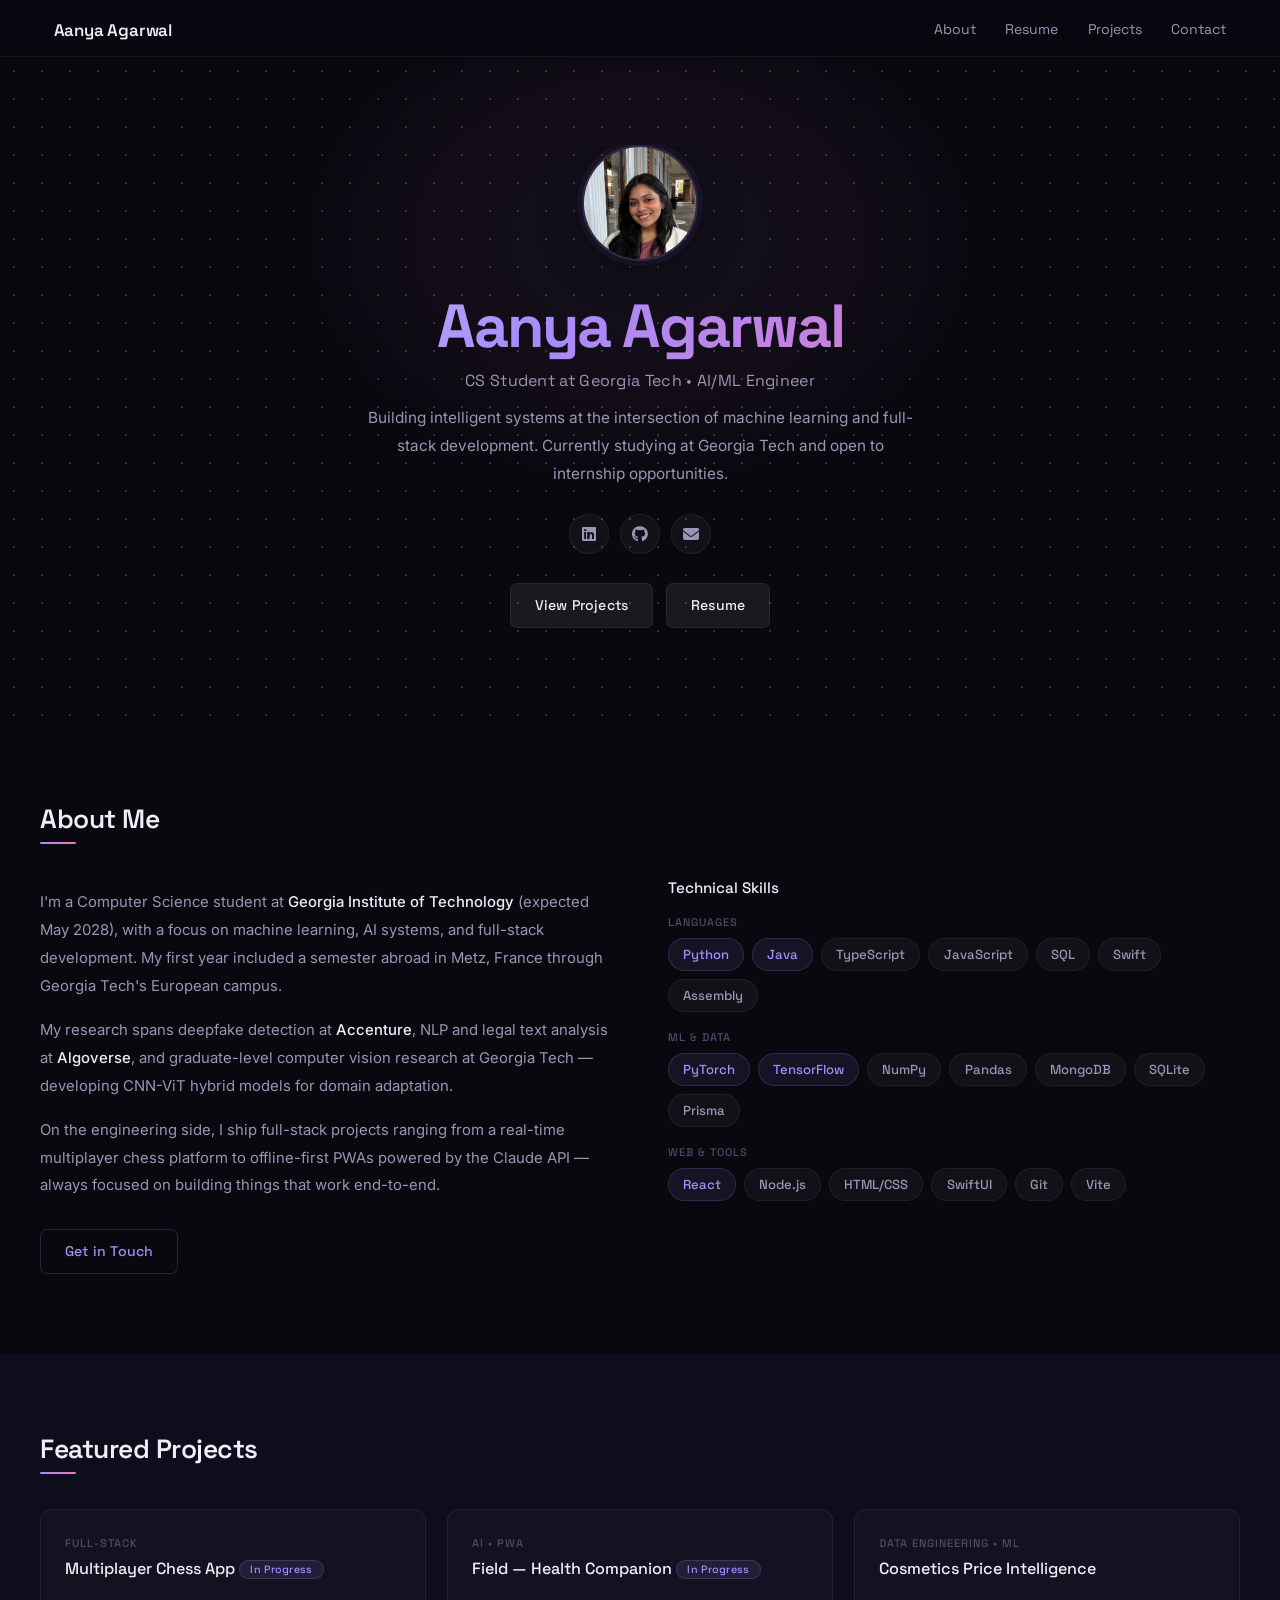
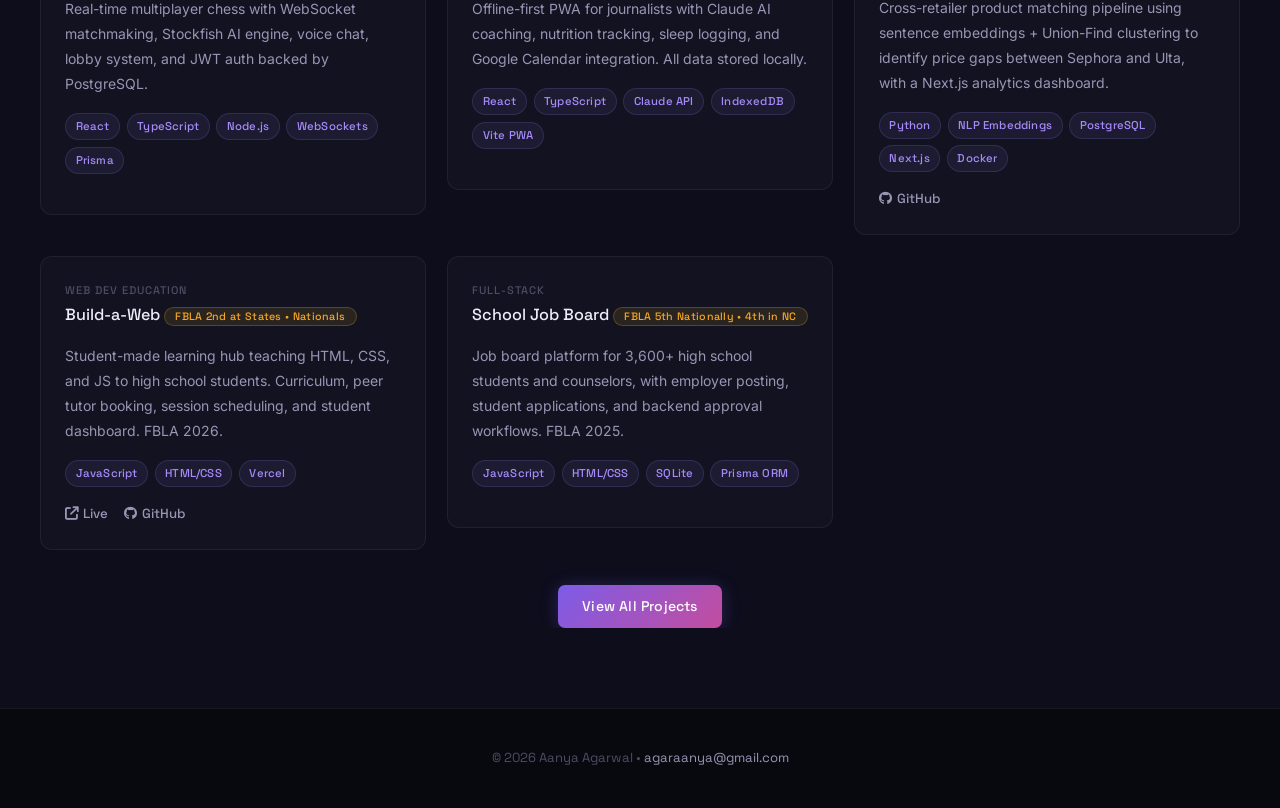
<file: index.html>
<!DOCTYPE html>
<html lang="en">
<head>
    <meta charset="UTF-8">
    <meta name="viewport" content="width=device-width, initial-scale=1.0">
    <link rel="stylesheet" href="css/style.css">
    <link rel="stylesheet" href="css/utilities.css">
    <link rel="stylesheet" href="https://cdnjs.cloudflare.com/ajax/libs/font-awesome/6.5.1/css/all.min.css">
    <title>Aanya Agarwal | Portfolio</title>
</head>
<body>

    <nav class="navbar">
        <div class="container flex">
            <h1 class="logo"><a href="index.html">Aanya Agarwal</a></h1>
            <ul>
                <li><a href="index.html">About</a></li>
                <li><a href="resume.html">Resume</a></li>
                <li><a href="projects.html">Projects</a></li>
                <li><a href="contact.html">Contact</a></li>
            </ul>
        </div>
    </nav>

    <section class="showcase">
        <div class="container">
            <img src="images/profile.jpg" alt="Aanya Agarwal" class="avatar-photo">
            <h1>Aanya Agarwal</h1>
            <h2>CS Student at Georgia Tech &bull; AI/ML Engineer</h2>
            <p>Building intelligent systems at the intersection of machine learning and full-stack development. Currently studying at Georgia Tech and open to internship opportunities.</p>
            <div class="socials">
                <a href="https://linkedin.com/in/agarwal-aanya" target="_blank" aria-label="LinkedIn">
                    <i class="fa-brands fa-linkedin"></i>
                </a>
                <a href="https://github.com/aanya-coding-projects" target="_blank" aria-label="GitHub">
                    <i class="fa-brands fa-github"></i>
                </a>
                <a href="mailto:agaraanya@gmail.com" aria-label="Email">
                    <i class="fa-solid fa-envelope"></i>
                </a>
            </div>
            <div style="margin-top: 1.8rem; display: flex; gap: 0.8rem; justify-content: center; flex-wrap: wrap;">
                <a href="projects.html" class="btn btn-light">View Projects</a>
                <a href="resume.html" class="btn btn-light">Resume</a>
            </div>
        </div>
    </section>

    <section class="section">
        <div class="container">
            <h2 class="section-title">About Me</h2>
            <div class="section-divider"></div>
            <div class="grid-2">
                <div class="about-text">
                    <p>I'm a Computer Science student at <strong>Georgia Institute of Technology</strong> (expected May 2028), with a focus on machine learning, AI systems, and full-stack development. My first year included a semester abroad in Metz, France through Georgia Tech's European campus.</p>
                    <p>My research spans deepfake detection at <strong>Accenture</strong>, NLP and legal text analysis at <strong>Algoverse</strong>, and graduate-level computer vision research at Georgia Tech — developing CNN-ViT hybrid models for domain adaptation.</p>
                    <p>On the engineering side, I ship full-stack projects ranging from a real-time multiplayer chess platform to offline-first PWAs powered by the Claude API — always focused on building things that work end-to-end.</p>
                    <a href="contact.html" class="btn btn-outline" style="margin-top: 0.8rem;">Get in Touch</a>
                </div>
                <div>
                    <h3 class="skills-heading">Technical Skills</h3>
                    <p class="category-label" style="margin-bottom: 0.4rem;">Languages</p>
                    <div class="skill-tags" style="margin-bottom: 1rem;">
                        <span class="skill-tag">Python</span>
                        <span class="skill-tag">Java</span>
                        <span class="skill-tag secondary">TypeScript</span>
                        <span class="skill-tag secondary">JavaScript</span>
                        <span class="skill-tag secondary">SQL</span>
                        <span class="skill-tag secondary">Swift</span>
                        <span class="skill-tag secondary">Assembly</span>
                    </div>
                    <p class="category-label" style="margin-bottom: 0.4rem;">ML &amp; Data</p>
                    <div class="skill-tags" style="margin-bottom: 1rem;">
                        <span class="skill-tag">PyTorch</span>
                        <span class="skill-tag">TensorFlow</span>
                        <span class="skill-tag secondary">NumPy</span>
                        <span class="skill-tag secondary">Pandas</span>
                        <span class="skill-tag secondary">MongoDB</span>
                        <span class="skill-tag secondary">SQLite</span>
                        <span class="skill-tag secondary">Prisma</span>
                    </div>
                    <p class="category-label" style="margin-bottom: 0.4rem;">Web &amp; Tools</p>
                    <div class="skill-tags">
                        <span class="skill-tag">React</span>
                        <span class="skill-tag secondary">Node.js</span>
                        <span class="skill-tag secondary">HTML/CSS</span>
                        <span class="skill-tag secondary">SwiftUI</span>
                        <span class="skill-tag secondary">Git</span>
                        <span class="skill-tag secondary">Vite</span>
                    </div>
                </div>
            </div>
        </div>
    </section>

    <section class="section section-alt">
        <div class="container">
            <h2 class="section-title">Featured Projects</h2>
            <div class="section-divider"></div>
            <div class="grid">
                <div class="project-card">
                    <div class="category-label">Full-Stack</div>
                    <h3>Multiplayer Chess App <span class="badge in-progress">In Progress</span></h3>
                    <p>Real-time multiplayer chess with WebSocket matchmaking, Stockfish AI engine, voice chat, lobby system, and JWT auth backed by PostgreSQL.</p>
                    <div class="tech-tags">
                        <span class="tech-tag">React</span>
                        <span class="tech-tag">TypeScript</span>
                        <span class="tech-tag">Node.js</span>
                        <span class="tech-tag">WebSockets</span>
                        <span class="tech-tag">Prisma</span>
                    </div>
                </div>
                <div class="project-card">
                    <div class="category-label">AI &bull; PWA</div>
                    <h3>Field — Health Companion <span class="badge in-progress">In Progress</span></h3>
                    <p>Offline-first PWA for journalists with Claude AI coaching, nutrition tracking, sleep logging, and Google Calendar integration. All data stored locally.</p>
                    <div class="tech-tags">
                        <span class="tech-tag">React</span>
                        <span class="tech-tag">TypeScript</span>
                        <span class="tech-tag">Claude API</span>
                        <span class="tech-tag">IndexedDB</span>
                        <span class="tech-tag">Vite PWA</span>
                    </div>
                </div>
                <div class="project-card">
                    <div class="category-label">Data Engineering &bull; ML</div>
                    <h3>Cosmetics Price Intelligence</h3>
                    <p>Cross-retailer product matching pipeline using sentence embeddings + Union-Find clustering to identify price gaps between Sephora and Ulta, with a Next.js analytics dashboard.</p>
                    <div class="tech-tags">
                        <span class="tech-tag">Python</span>
                        <span class="tech-tag">NLP Embeddings</span>
                        <span class="tech-tag">PostgreSQL</span>
                        <span class="tech-tag">Next.js</span>
                        <span class="tech-tag">Docker</span>
                    </div>
                    <div class="project-links">
                        <a href="https://github.com/aanya-coding-projects/cosmetics-engine" target="_blank">
                            <i class="fa-brands fa-github"></i> GitHub
                        </a>
                    </div>
                </div>
                <div class="project-card">
                    <div class="category-label">Web Dev Education</div>
                    <h3>Build-a-Web <span class="badge achievement">FBLA 2nd at States &bull; Nationals</span></h3>
                    <p>Student-made learning hub teaching HTML, CSS, and JS to high school students. Curriculum, peer tutor booking, session scheduling, and student dashboard. FBLA 2026.</p>
                    <div class="tech-tags">
                        <span class="tech-tag">JavaScript</span>
                        <span class="tech-tag">HTML/CSS</span>
                        <span class="tech-tag">Vercel</span>
                    </div>
                    <div class="project-links">
                        <a href="https://build-a-web.vercel.app/index.html" target="_blank">
                            <i class="fa-solid fa-arrow-up-right-from-square"></i> Live
                        </a>
                        <a href="https://github.com/aanya-coding-projects/build-a-web" target="_blank">
                            <i class="fa-brands fa-github"></i> GitHub
                        </a>
                    </div>
                </div>
                <div class="project-card">
                    <div class="category-label">Full-Stack</div>
                    <h3>School Job Board <span class="badge achievement">FBLA 5th Nationally &bull; 4th in NC</span></h3>
                    <p>Job board platform for 3,600+ high school students and counselors, with employer posting, student applications, and backend approval workflows. FBLA 2025.</p>
                    <div class="tech-tags">
                        <span class="tech-tag">JavaScript</span>
                        <span class="tech-tag">HTML/CSS</span>
                        <span class="tech-tag">SQLite</span>
                        <span class="tech-tag">Prisma ORM</span>
                    </div>
                </div>
            </div>
            <div style="text-align: center; margin-top: 2.2rem;">
                <a href="projects.html" class="btn btn-primary">View All Projects</a>
            </div>
        </div>
    </section>

    <footer>
        <p>&copy; 2026 Aanya Agarwal &bull; <a href="mailto:agaraanya@gmail.com">agaraanya@gmail.com</a></p>
    </footer>

    <script>
        const _t = document.querySelectorAll('.project-card, .timeline-item, .section-title, .section-divider, .skill-tags');
        const _io = new IntersectionObserver(entries => {
            entries.forEach(e => { if (e.isIntersecting) { e.target.classList.add('visible'); _io.unobserve(e.target); } });
        }, { threshold: 0.08 });
        _t.forEach(el => { el.classList.add('reveal'); _io.observe(el); });
    </script>

</body>
</html>
</file>
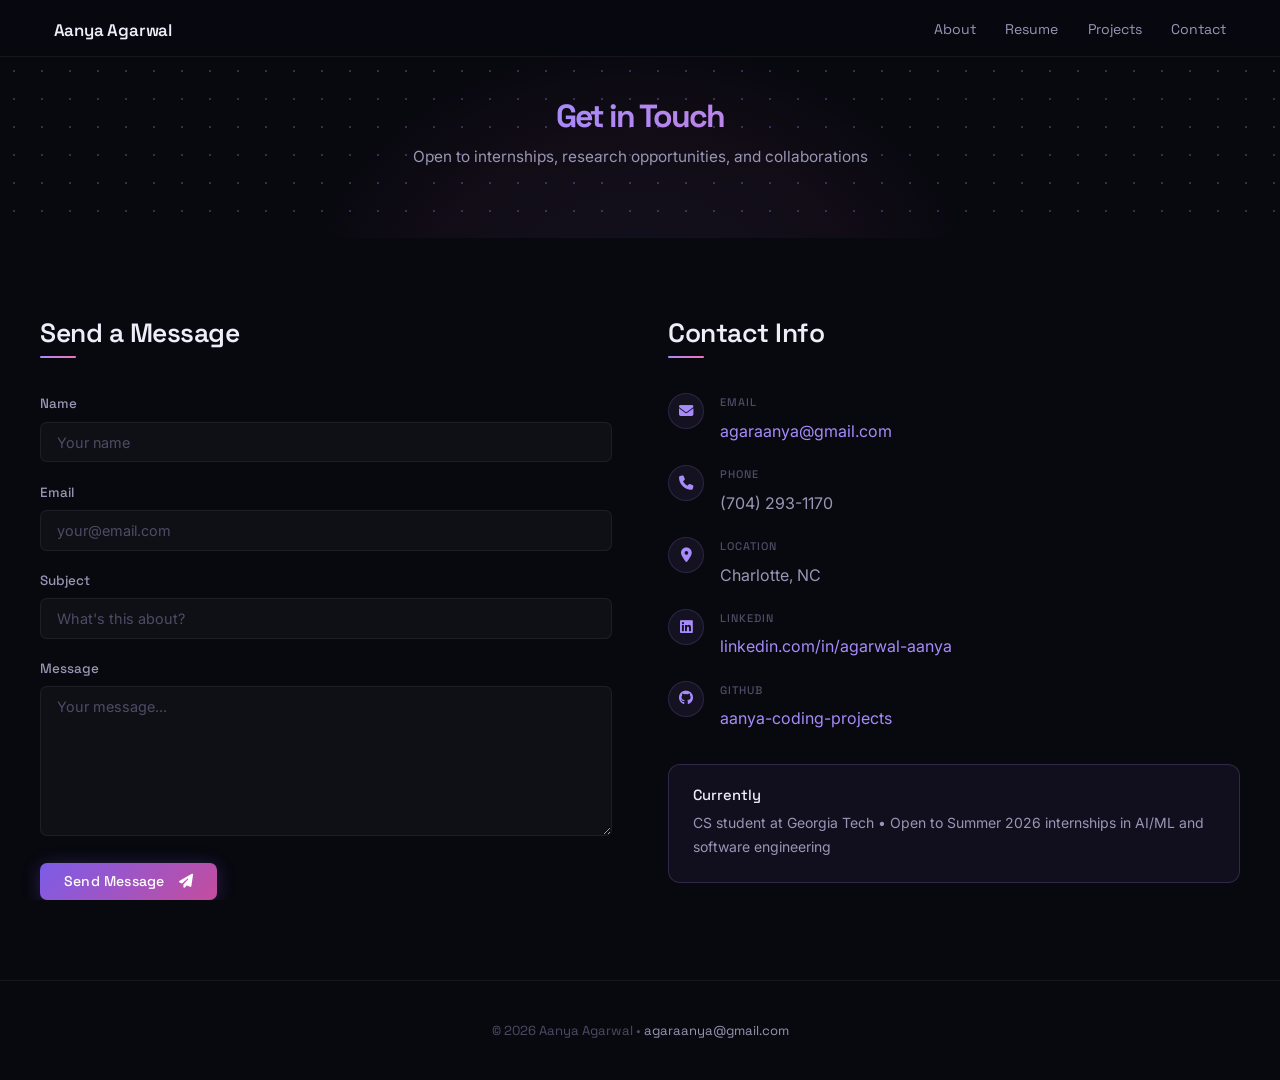
<file: contact.html>
<!DOCTYPE html>
<html lang="en">
<head>
    <meta charset="UTF-8">
    <meta name="viewport" content="width=device-width, initial-scale=1.0">
    <link rel="stylesheet" href="css/style.css">
    <link rel="stylesheet" href="css/utilities.css">
    <link rel="stylesheet" href="https://cdnjs.cloudflare.com/ajax/libs/font-awesome/6.5.1/css/all.min.css">
    <title>Contact | Aanya Agarwal</title>
</head>
<body>

    <nav class="navbar">
        <div class="container flex">
            <h1 class="logo"><a href="index.html">Aanya Agarwal</a></h1>
            <ul>
                <li><a href="index.html">About</a></li>
                <li><a href="resume.html">Resume</a></li>
                <li><a href="projects.html">Projects</a></li>
                <li><a href="contact.html">Contact</a></li>
            </ul>
        </div>
    </nav>

    <section class="showcase" style="padding: 2.5rem 0;">
        <div class="container">
            <h1 style="font-size: 2rem;">Get in Touch</h1>
            <p>Open to internships, research opportunities, and collaborations</p>
        </div>
    </section>

    <section class="section">
        <div class="container">
            <div class="grid-2">

                <div>
                    <h2 class="section-title">Send a Message</h2>
                    <div class="section-divider"></div>
                    <form action="mailto:agaraanya@gmail.com" method="post" enctype="text/plain">
                        <div class="form-group">
                            <label for="name">Name</label>
                            <input type="text" id="name" name="name" placeholder="Your name" required>
                        </div>
                        <div class="form-group">
                            <label for="email">Email</label>
                            <input type="email" id="email" name="email" placeholder="your@email.com" required>
                        </div>
                        <div class="form-group">
                            <label for="subject">Subject</label>
                            <input type="text" id="subject" name="subject" placeholder="What's this about?">
                        </div>
                        <div class="form-group">
                            <label for="message">Message</label>
                            <textarea id="message" name="message" placeholder="Your message..." required></textarea>
                        </div>
                        <button type="submit" class="btn btn-primary">
                            Send Message &nbsp;<i class="fa-solid fa-paper-plane"></i>
                        </button>
                    </form>
                </div>

                <div>
                    <h2 class="section-title">Contact Info</h2>
                    <div class="section-divider"></div>

                    <div class="contact-info-item">
                        <div class="contact-icon"><i class="fa-solid fa-envelope"></i></div>
                        <div>
                            <div class="category-label">Email</div>
                            <a href="mailto:agaraanya@gmail.com">agaraanya@gmail.com</a>
                        </div>
                    </div>

                    <div class="contact-info-item">
                        <div class="contact-icon"><i class="fa-solid fa-phone"></i></div>
                        <div>
                            <div class="category-label">Phone</div>
                            <span>(704) 293-1170</span>
                        </div>
                    </div>

                    <div class="contact-info-item">
                        <div class="contact-icon"><i class="fa-solid fa-location-dot"></i></div>
                        <div>
                            <div class="category-label">Location</div>
                            <span>Charlotte, NC</span>
                        </div>
                    </div>

                    <div class="contact-info-item">
                        <div class="contact-icon"><i class="fa-brands fa-linkedin"></i></div>
                        <div>
                            <div class="category-label">LinkedIn</div>
                            <a href="https://linkedin.com/in/agarwal-aanya" target="_blank">linkedin.com/in/agarwal-aanya</a>
                        </div>
                    </div>

                    <div class="contact-info-item">
                        <div class="contact-icon"><i class="fa-brands fa-github"></i></div>
                        <div>
                            <div class="category-label">GitHub</div>
                            <a href="https://github.com/aanya-coding-projects" target="_blank">aanya-coding-projects</a>
                        </div>
                    </div>

                    <div class="currently-box">
                        <h3>Currently</h3>
                        <p>CS student at Georgia Tech &bull; Open to Summer 2026 internships in AI/ML and software engineering</p>
                    </div>
                </div>

            </div>
        </div>
    </section>

    <footer>
        <p>&copy; 2026 Aanya Agarwal &bull; <a href="mailto:agaraanya@gmail.com">agaraanya@gmail.com</a></p>
    </footer>

    <script>
        const _t = document.querySelectorAll('.contact-info-item, .section-title, .section-divider, .form-group');
        const _io = new IntersectionObserver(entries => {
            entries.forEach(e => { if (e.isIntersecting) { e.target.classList.add('visible'); _io.unobserve(e.target); } });
        }, { threshold: 0.08 });
        _t.forEach(el => { el.classList.add('reveal'); _io.observe(el); });
    </script>

</body>
</html>
</file>
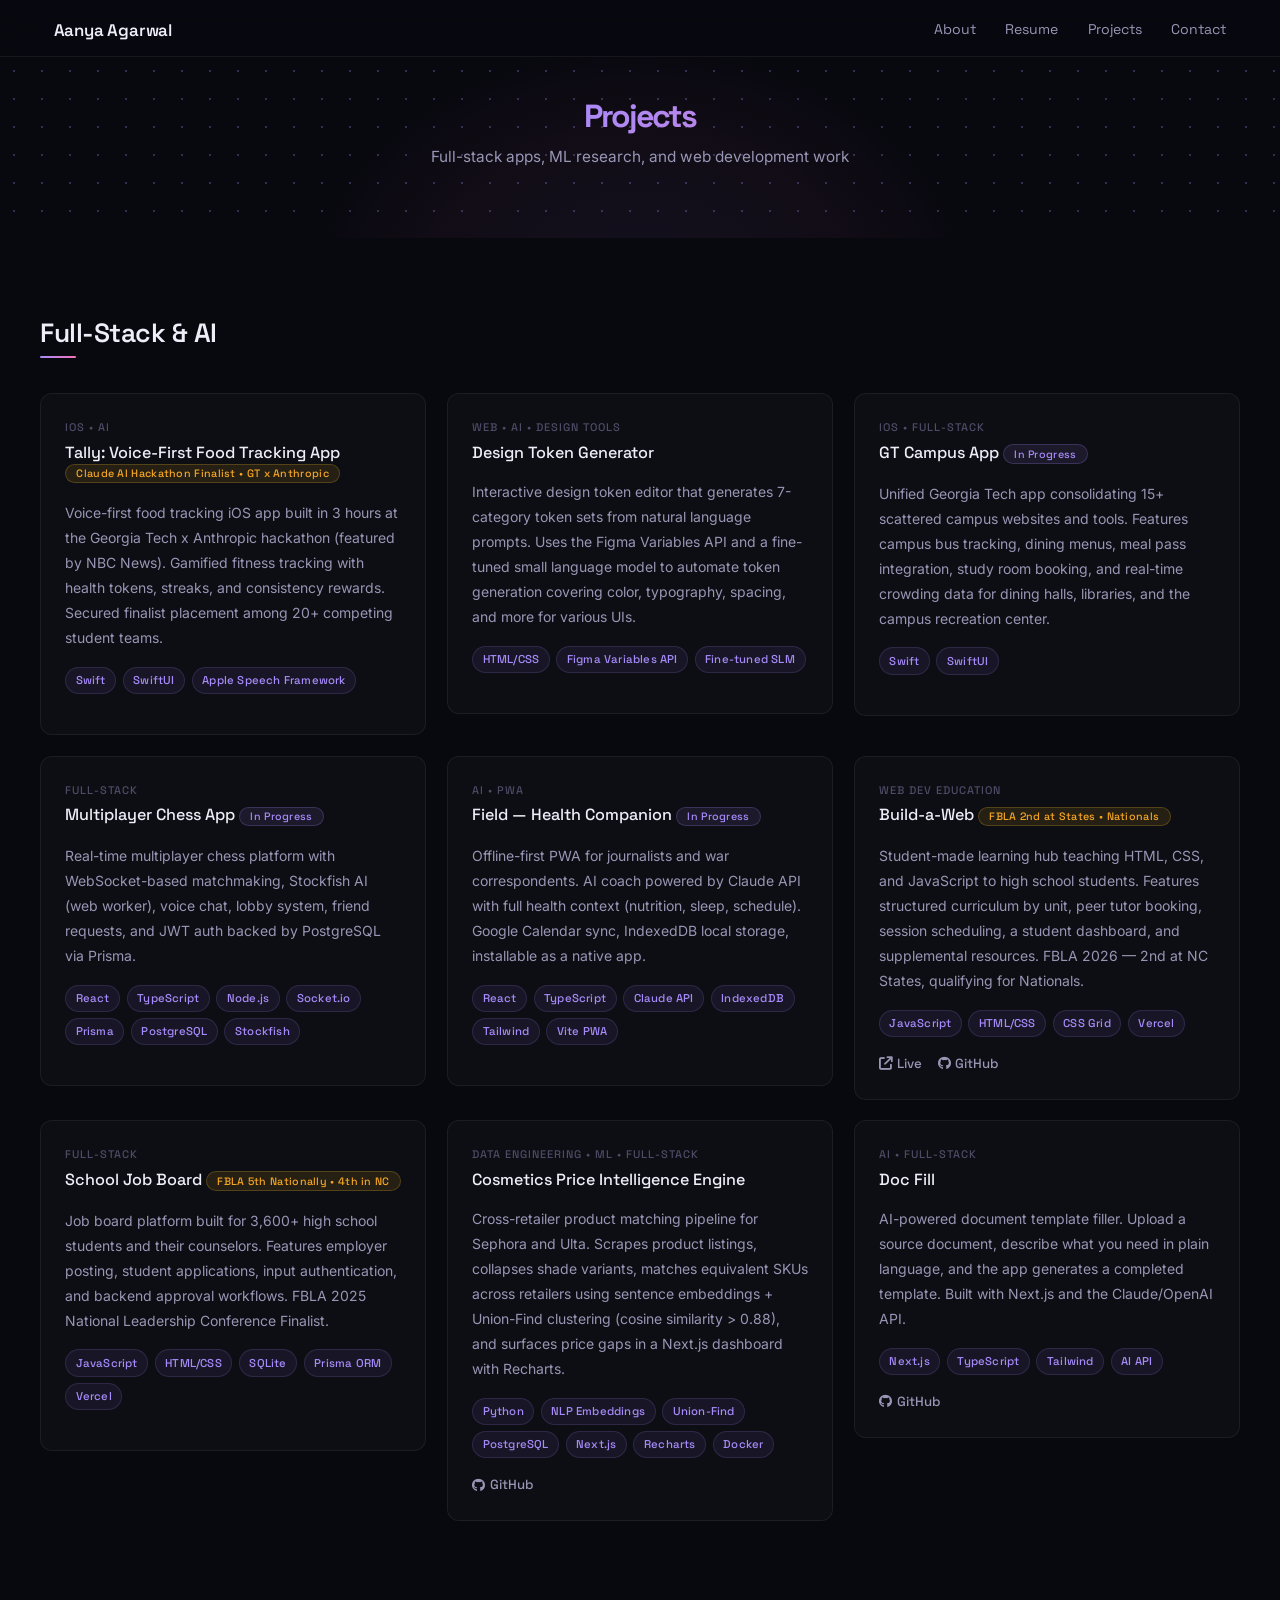
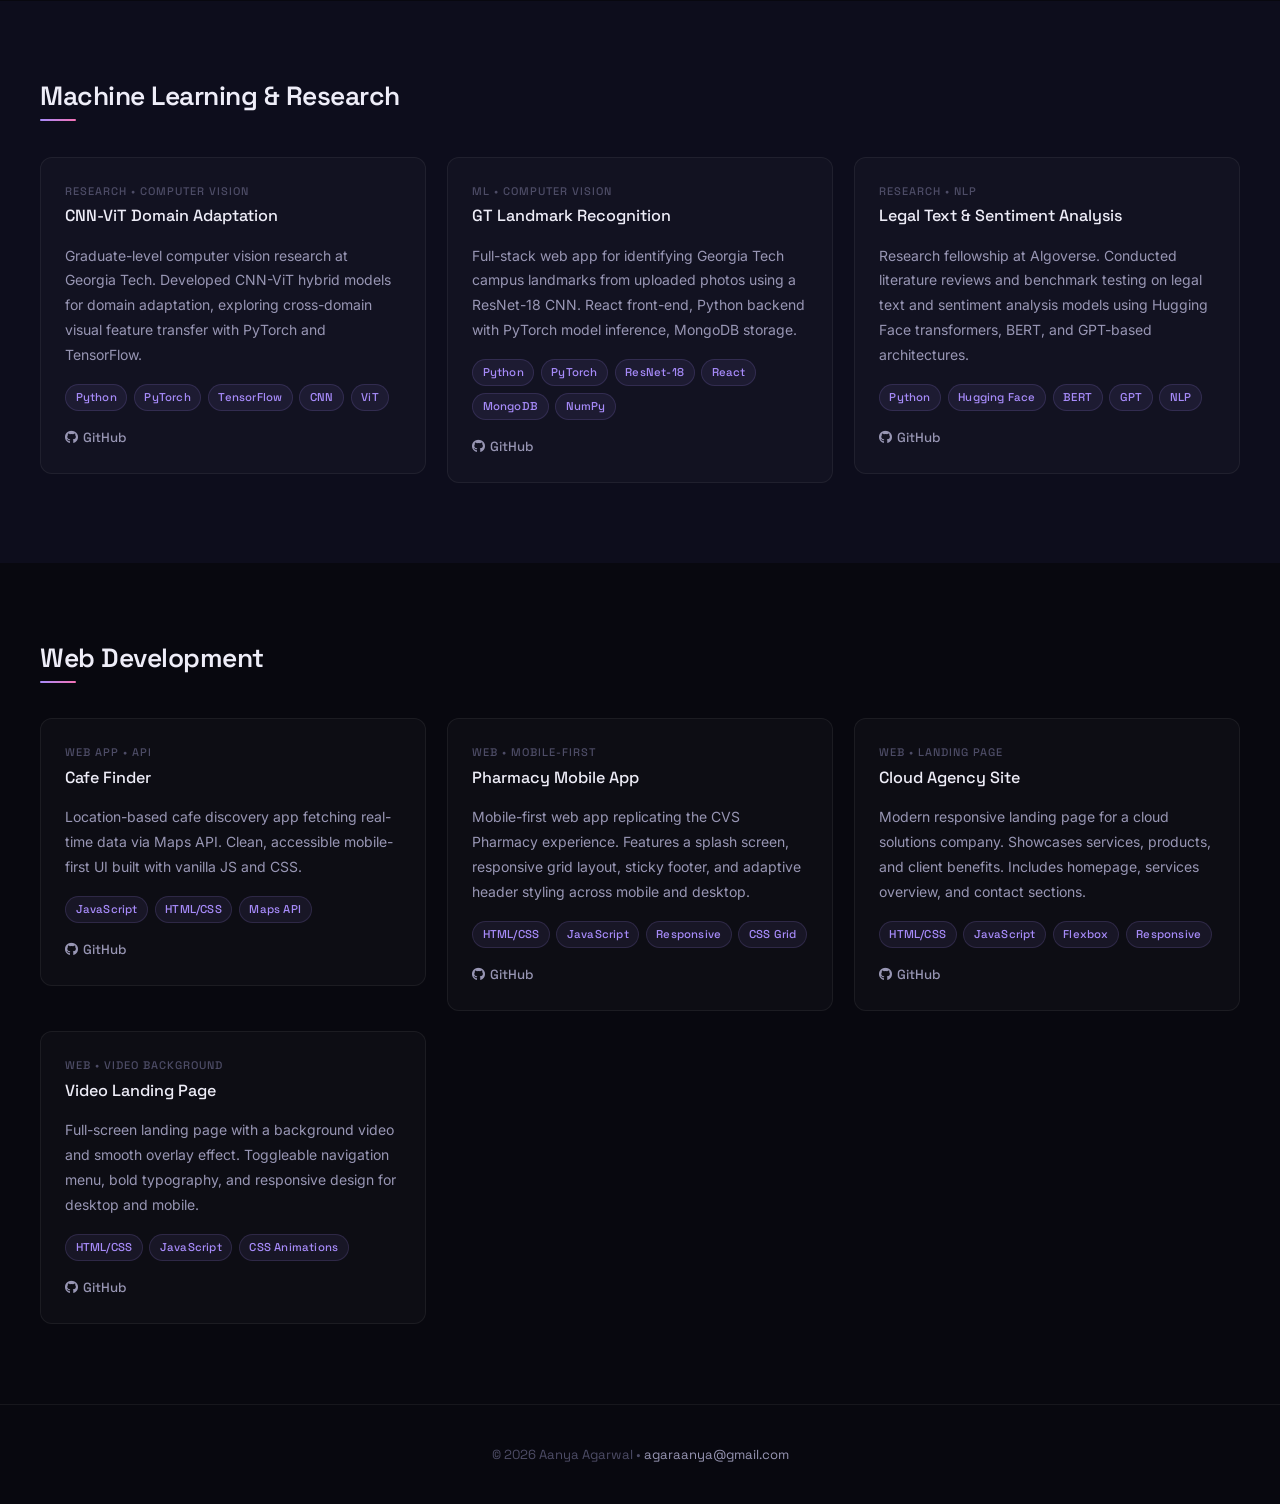
<file: projects.html>
<!DOCTYPE html>
<html lang="en">
<head>
    <meta charset="UTF-8">
    <meta name="viewport" content="width=device-width, initial-scale=1.0">
    <link rel="stylesheet" href="css/style.css">
    <link rel="stylesheet" href="css/utilities.css">
    <link rel="stylesheet" href="https://cdnjs.cloudflare.com/ajax/libs/font-awesome/6.5.1/css/all.min.css">
    <title>Projects | Aanya Agarwal</title>
</head>
<body>

    <nav class="navbar">
        <div class="container flex">
            <h1 class="logo"><a href="index.html">Aanya Agarwal</a></h1>
            <ul>
                <li><a href="index.html">About</a></li>
                <li><a href="resume.html">Resume</a></li>
                <li><a href="projects.html">Projects</a></li>
                <li><a href="contact.html">Contact</a></li>
            </ul>
        </div>
    </nav>

    <section class="showcase" style="padding: 2.5rem 0;">
        <div class="container">
            <h1 style="font-size: 2rem;">Projects</h1>
            <p>Full-stack apps, ML research, and web development work</p>
        </div>
    </section>

    <!-- Full-Stack & AI -->
    <section class="section">
        <div class="container">
            <h2 class="section-title">Full-Stack &amp; AI</h2>
            <div class="section-divider"></div>
            <div class="grid">

                <div class="project-card">
                    <div class="category-label">iOS &bull; AI</div>
                    <h3>Tally: Voice-First Food Tracking App <span class="badge achievement">Claude AI Hackathon Finalist &bull; GT x Anthropic</span></h3>
                    <p>Voice-first food tracking iOS app built in 3 hours at the Georgia Tech x Anthropic hackathon (featured by NBC News). Gamified fitness tracking with health tokens, streaks, and consistency rewards. Secured finalist placement among 20+ competing student teams.</p>
                    <div class="tech-tags">
                        <span class="tech-tag">Swift</span>
                        <span class="tech-tag">SwiftUI</span>
                        <span class="tech-tag">Apple Speech Framework</span>
                    </div>
                </div>

                <div class="project-card">
                    <div class="category-label">Web &bull; AI &bull; Design Tools</div>
                    <h3>Design Token Generator</h3>
                    <p>Interactive design token editor that generates 7-category token sets from natural language prompts. Uses the Figma Variables API and a fine-tuned small language model to automate token generation covering color, typography, spacing, and more for various UIs.</p>
                    <div class="tech-tags">
                        <span class="tech-tag">HTML/CSS</span>
                        <span class="tech-tag">Figma Variables API</span>
                        <span class="tech-tag">Fine-tuned SLM</span>
                    </div>
                </div>

                <div class="project-card">
                    <div class="category-label">iOS &bull; Full-Stack</div>
                    <h3>GT Campus App <span class="badge in-progress">In Progress</span></h3>
                    <p>Unified Georgia Tech app consolidating 15+ scattered campus websites and tools. Features campus bus tracking, dining menus, meal pass integration, study room booking, and real-time crowding data for dining halls, libraries, and the campus recreation center.</p>
                    <div class="tech-tags">
                        <span class="tech-tag">Swift</span>
                        <span class="tech-tag">SwiftUI</span>
                    </div>
                </div>

                <div class="project-card">
                    <div class="category-label">Full-Stack</div>
                    <h3>Multiplayer Chess App <span class="badge in-progress">In Progress</span></h3>
                    <p>Real-time multiplayer chess platform with WebSocket-based matchmaking, Stockfish AI (web worker), voice chat, lobby system, friend requests, and JWT auth backed by PostgreSQL via Prisma.</p>
                    <div class="tech-tags">
                        <span class="tech-tag">React</span>
                        <span class="tech-tag">TypeScript</span>
                        <span class="tech-tag">Node.js</span>
                        <span class="tech-tag">Socket.io</span>
                        <span class="tech-tag">Prisma</span>
                        <span class="tech-tag">PostgreSQL</span>
                        <span class="tech-tag">Stockfish</span>
                    </div>
                </div>

                <div class="project-card">
                    <div class="category-label">AI &bull; PWA</div>
                    <h3>Field — Health Companion <span class="badge in-progress">In Progress</span></h3>
                    <p>Offline-first PWA for journalists and war correspondents. AI coach powered by Claude API with full health context (nutrition, sleep, schedule). Google Calendar sync, IndexedDB local storage, installable as a native app.</p>
                    <div class="tech-tags">
                        <span class="tech-tag">React</span>
                        <span class="tech-tag">TypeScript</span>
                        <span class="tech-tag">Claude API</span>
                        <span class="tech-tag">IndexedDB</span>
                        <span class="tech-tag">Tailwind</span>
                        <span class="tech-tag">Vite PWA</span>
                    </div>
                </div>

                <div class="project-card">
                    <div class="category-label">Web Dev Education</div>
                    <h3>Build-a-Web <span class="badge achievement">FBLA 2nd at States &bull; Nationals</span></h3>
                    <p>Student-made learning hub teaching HTML, CSS, and JavaScript to high school students. Features structured curriculum by unit, peer tutor booking, session scheduling, a student dashboard, and supplemental resources. FBLA 2026 — 2nd at NC States, qualifying for Nationals.</p>
                    <div class="tech-tags">
                        <span class="tech-tag">JavaScript</span>
                        <span class="tech-tag">HTML/CSS</span>
                        <span class="tech-tag">CSS Grid</span>
                        <span class="tech-tag">Vercel</span>
                    </div>
                    <div class="project-links">
                        <a href="https://build-a-web.vercel.app/index.html" target="_blank">
                            <i class="fa-solid fa-arrow-up-right-from-square"></i> Live
                        </a>
                        <a href="https://github.com/aanya-coding-projects/build-a-web" target="_blank">
                            <i class="fa-brands fa-github"></i> GitHub
                        </a>
                    </div>
                </div>

                <div class="project-card">
                    <div class="category-label">Full-Stack</div>
                    <h3>School Job Board <span class="badge achievement">FBLA 5th Nationally &bull; 4th in NC</span></h3>
                    <p>Job board platform built for 3,600+ high school students and their counselors. Features employer posting, student applications, input authentication, and backend approval workflows. FBLA 2025 National Leadership Conference Finalist.</p>
                    <div class="tech-tags">
                        <span class="tech-tag">JavaScript</span>
                        <span class="tech-tag">HTML/CSS</span>
                        <span class="tech-tag">SQLite</span>
                        <span class="tech-tag">Prisma ORM</span>
                        <span class="tech-tag">Vercel</span>
                    </div>
                </div>

                <div class="project-card">
                    <div class="category-label">Data Engineering &bull; ML &bull; Full-Stack</div>
                    <h3>Cosmetics Price Intelligence Engine</h3>
                    <p>Cross-retailer product matching pipeline for Sephora and Ulta. Scrapes product listings, collapses shade variants, matches equivalent SKUs across retailers using sentence embeddings + Union-Find clustering (cosine similarity > 0.88), and surfaces price gaps in a Next.js dashboard with Recharts.</p>
                    <div class="tech-tags">
                        <span class="tech-tag">Python</span>
                        <span class="tech-tag">NLP Embeddings</span>
                        <span class="tech-tag">Union-Find</span>
                        <span class="tech-tag">PostgreSQL</span>
                        <span class="tech-tag">Next.js</span>
                        <span class="tech-tag">Recharts</span>
                        <span class="tech-tag">Docker</span>
                    </div>
                    <div class="project-links">
                        <a href="https://github.com/aanya-coding-projects/cosmetics-engine" target="_blank">
                            <i class="fa-brands fa-github"></i> GitHub
                        </a>
                    </div>
                </div>

                <div class="project-card">
                    <div class="category-label">AI &bull; Full-Stack</div>
                    <h3>Doc Fill</h3>
                    <p>AI-powered document template filler. Upload a source document, describe what you need in plain language, and the app generates a completed template. Built with Next.js and the Claude/OpenAI API.</p>
                    <div class="tech-tags">
                        <span class="tech-tag">Next.js</span>
                        <span class="tech-tag">TypeScript</span>
                        <span class="tech-tag">Tailwind</span>
                        <span class="tech-tag">AI API</span>
                    </div>
                    <div class="project-links">
                        <a href="https://github.com/aanya-coding-projects/doc-fill" target="_blank">
                            <i class="fa-brands fa-github"></i> GitHub
                        </a>
                    </div>
                </div>

            </div>
        </div>
    </section>

    <!-- ML & Research -->
    <section class="section section-alt">
        <div class="container">
            <h2 class="section-title">Machine Learning &amp; Research</h2>
            <div class="section-divider"></div>
            <div class="grid">

                <div class="project-card">
                    <div class="category-label">Research &bull; Computer Vision</div>
                    <h3>CNN-ViT Domain Adaptation</h3>
                    <p>Graduate-level computer vision research at Georgia Tech. Developed CNN-ViT hybrid models for domain adaptation, exploring cross-domain visual feature transfer with PyTorch and TensorFlow.</p>
                    <div class="tech-tags">
                        <span class="tech-tag">Python</span>
                        <span class="tech-tag">PyTorch</span>
                        <span class="tech-tag">TensorFlow</span>
                        <span class="tech-tag">CNN</span>
                        <span class="tech-tag">ViT</span>
                    </div>
                    <div class="project-links">
                        <a href="https://github.com/aanya-coding-projects/diffusion-research" target="_blank">
                            <i class="fa-brands fa-github"></i> GitHub
                        </a>
                    </div>
                </div>

                <div class="project-card">
                    <div class="category-label">ML &bull; Computer Vision</div>
                    <h3>GT Landmark Recognition</h3>
                    <p>Full-stack web app for identifying Georgia Tech campus landmarks from uploaded photos using a ResNet-18 CNN. React front-end, Python backend with PyTorch model inference, MongoDB storage.</p>
                    <div class="tech-tags">
                        <span class="tech-tag">Python</span>
                        <span class="tech-tag">PyTorch</span>
                        <span class="tech-tag">ResNet-18</span>
                        <span class="tech-tag">React</span>
                        <span class="tech-tag">MongoDB</span>
                        <span class="tech-tag">NumPy</span>
                    </div>
                    <div class="project-links">
                        <a href="https://github.com/aanya-coding-projects" target="_blank">
                            <i class="fa-brands fa-github"></i> GitHub
                        </a>
                    </div>
                </div>

                <div class="project-card">
                    <div class="category-label">Research &bull; NLP</div>
                    <h3>Legal Text &amp; Sentiment Analysis</h3>
                    <p>Research fellowship at Algoverse. Conducted literature reviews and benchmark testing on legal text and sentiment analysis models using Hugging Face transformers, BERT, and GPT-based architectures.</p>
                    <div class="tech-tags">
                        <span class="tech-tag">Python</span>
                        <span class="tech-tag">Hugging Face</span>
                        <span class="tech-tag">BERT</span>
                        <span class="tech-tag">GPT</span>
                        <span class="tech-tag">NLP</span>
                    </div>
                    <div class="project-links">
                        <a href="https://github.com/aanya-coding-projects" target="_blank">
                            <i class="fa-brands fa-github"></i> GitHub
                        </a>
                    </div>
                </div>

            </div>
        </div>
    </section>

    <!-- Web Development -->
    <section class="section">
        <div class="container">
            <h2 class="section-title">Web Development</h2>
            <div class="section-divider"></div>
            <div class="grid">

                <div class="project-card">
                    <div class="category-label">Web App &bull; API</div>
                    <h3>Cafe Finder</h3>
                    <p>Location-based cafe discovery app fetching real-time data via Maps API. Clean, accessible mobile-first UI built with vanilla JS and CSS.</p>
                    <div class="tech-tags">
                        <span class="tech-tag">JavaScript</span>
                        <span class="tech-tag">HTML/CSS</span>
                        <span class="tech-tag">Maps API</span>
                    </div>
                    <div class="project-links">
                        <a href="https://github.com/aanya-coding-projects/cafe-finder" target="_blank">
                            <i class="fa-brands fa-github"></i> GitHub
                        </a>
                    </div>
                </div>

                <div class="project-card">
                    <div class="category-label">Web &bull; Mobile-First</div>
                    <h3>Pharmacy Mobile App</h3>
                    <p>Mobile-first web app replicating the CVS Pharmacy experience. Features a splash screen, responsive grid layout, sticky footer, and adaptive header styling across mobile and desktop.</p>
                    <div class="tech-tags">
                        <span class="tech-tag">HTML/CSS</span>
                        <span class="tech-tag">JavaScript</span>
                        <span class="tech-tag">Responsive</span>
                        <span class="tech-tag">CSS Grid</span>
                    </div>
                    <div class="project-links">
                        <a href="https://github.com/aanya-coding-projects/pharmacy-mobile" target="_blank">
                            <i class="fa-brands fa-github"></i> GitHub
                        </a>
                    </div>
                </div>

                <div class="project-card">
                    <div class="category-label">Web &bull; Landing Page</div>
                    <h3>Cloud Agency Site</h3>
                    <p>Modern responsive landing page for a cloud solutions company. Showcases services, products, and client benefits. Includes homepage, services overview, and contact sections.</p>
                    <div class="tech-tags">
                        <span class="tech-tag">HTML/CSS</span>
                        <span class="tech-tag">JavaScript</span>
                        <span class="tech-tag">Flexbox</span>
                        <span class="tech-tag">Responsive</span>
                    </div>
                    <div class="project-links">
                        <a href="https://github.com/aanya-coding-projects/agency-site" target="_blank">
                            <i class="fa-brands fa-github"></i> GitHub
                        </a>
                    </div>
                </div>

                <div class="project-card">
                    <div class="category-label">Web &bull; Video Background</div>
                    <h3>Video Landing Page</h3>
                    <p>Full-screen landing page with a background video and smooth overlay effect. Toggleable navigation menu, bold typography, and responsive design for desktop and mobile.</p>
                    <div class="tech-tags">
                        <span class="tech-tag">HTML/CSS</span>
                        <span class="tech-tag">JavaScript</span>
                        <span class="tech-tag">CSS Animations</span>
                    </div>
                    <div class="project-links">
                        <a href="https://github.com/aanya-coding-projects/video-landing-page" target="_blank">
                            <i class="fa-brands fa-github"></i> GitHub
                        </a>
                    </div>
                </div>

            </div>
        </div>
    </section>

    <footer>
        <p>&copy; 2026 Aanya Agarwal &bull; <a href="mailto:agaraanya@gmail.com">agaraanya@gmail.com</a></p>
    </footer>

    <script>
        const _t = document.querySelectorAll('.project-card, .section-title, .section-divider');
        const _io = new IntersectionObserver(entries => {
            entries.forEach(e => { if (e.isIntersecting) { e.target.classList.add('visible'); _io.unobserve(e.target); } });
        }, { threshold: 0.08 });
        _t.forEach(el => { el.classList.add('reveal'); _io.observe(el); });
    </script>

</body>
</html>
</file>
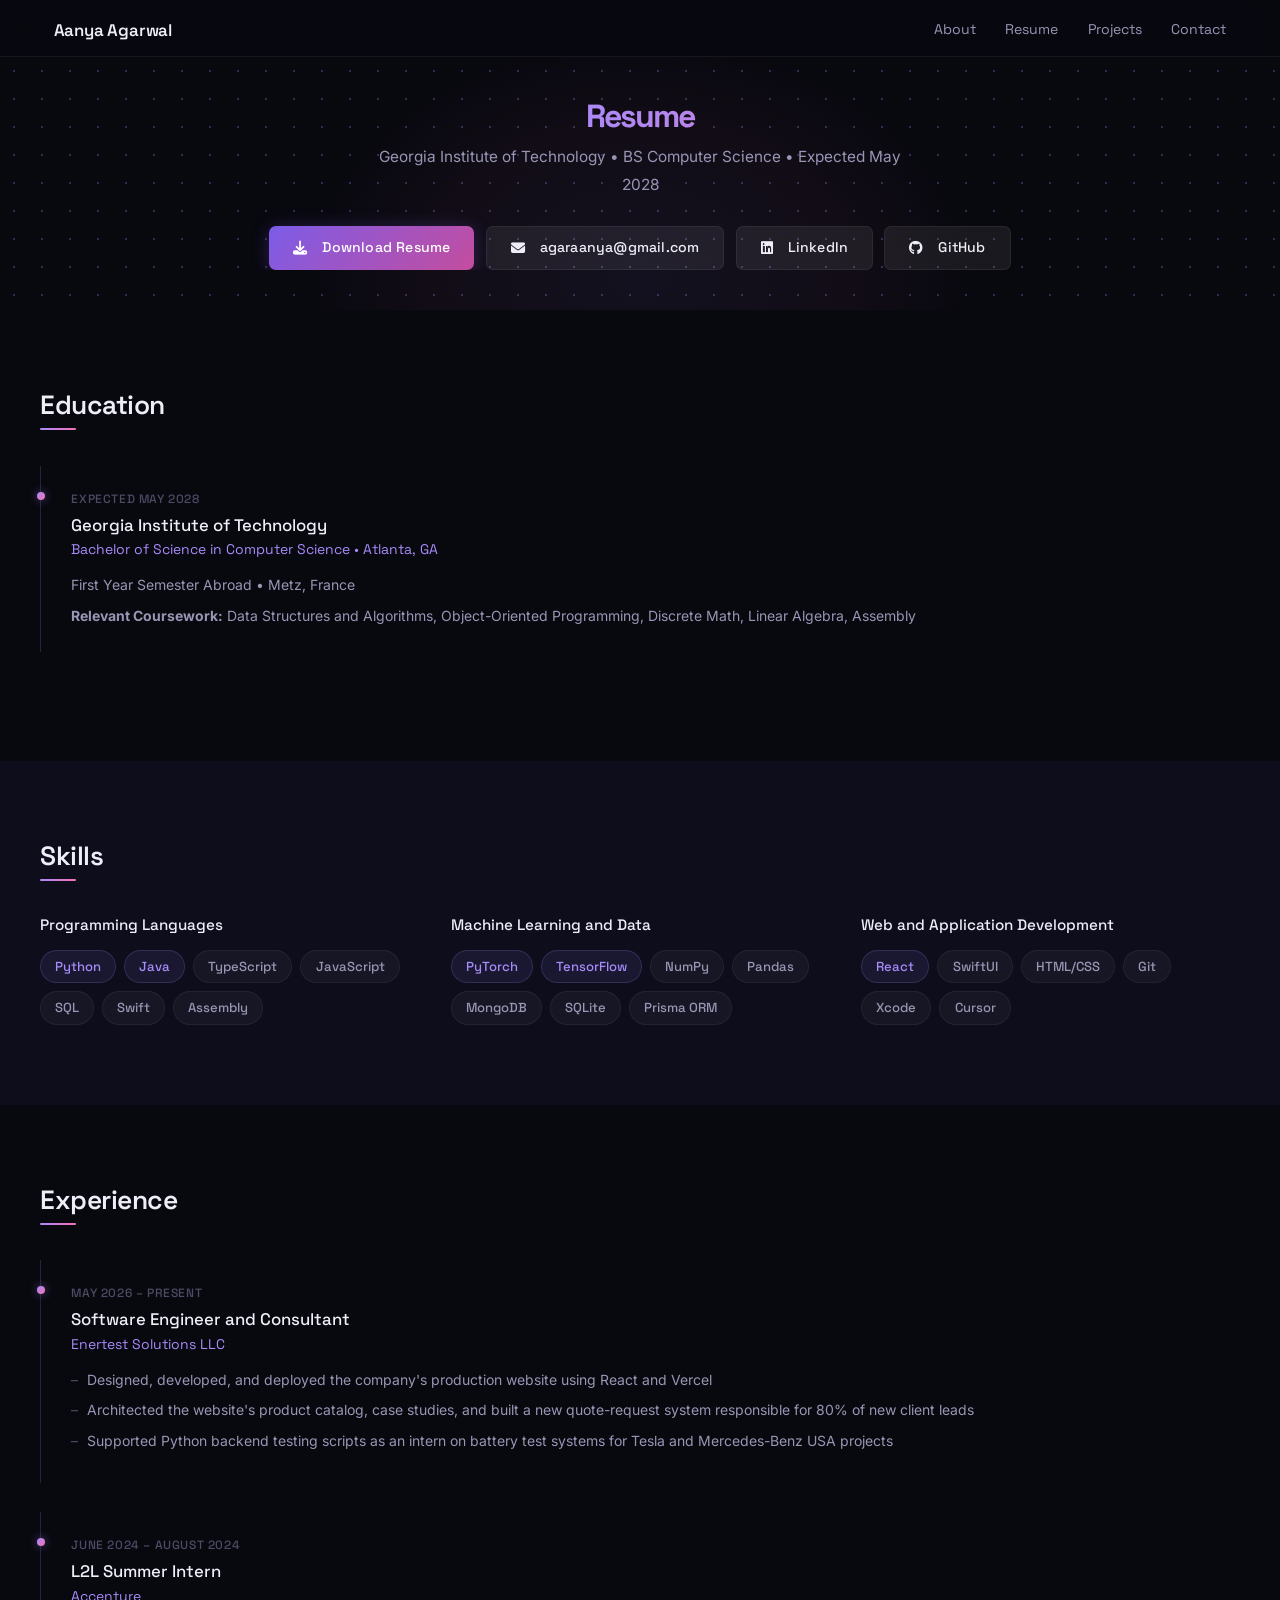
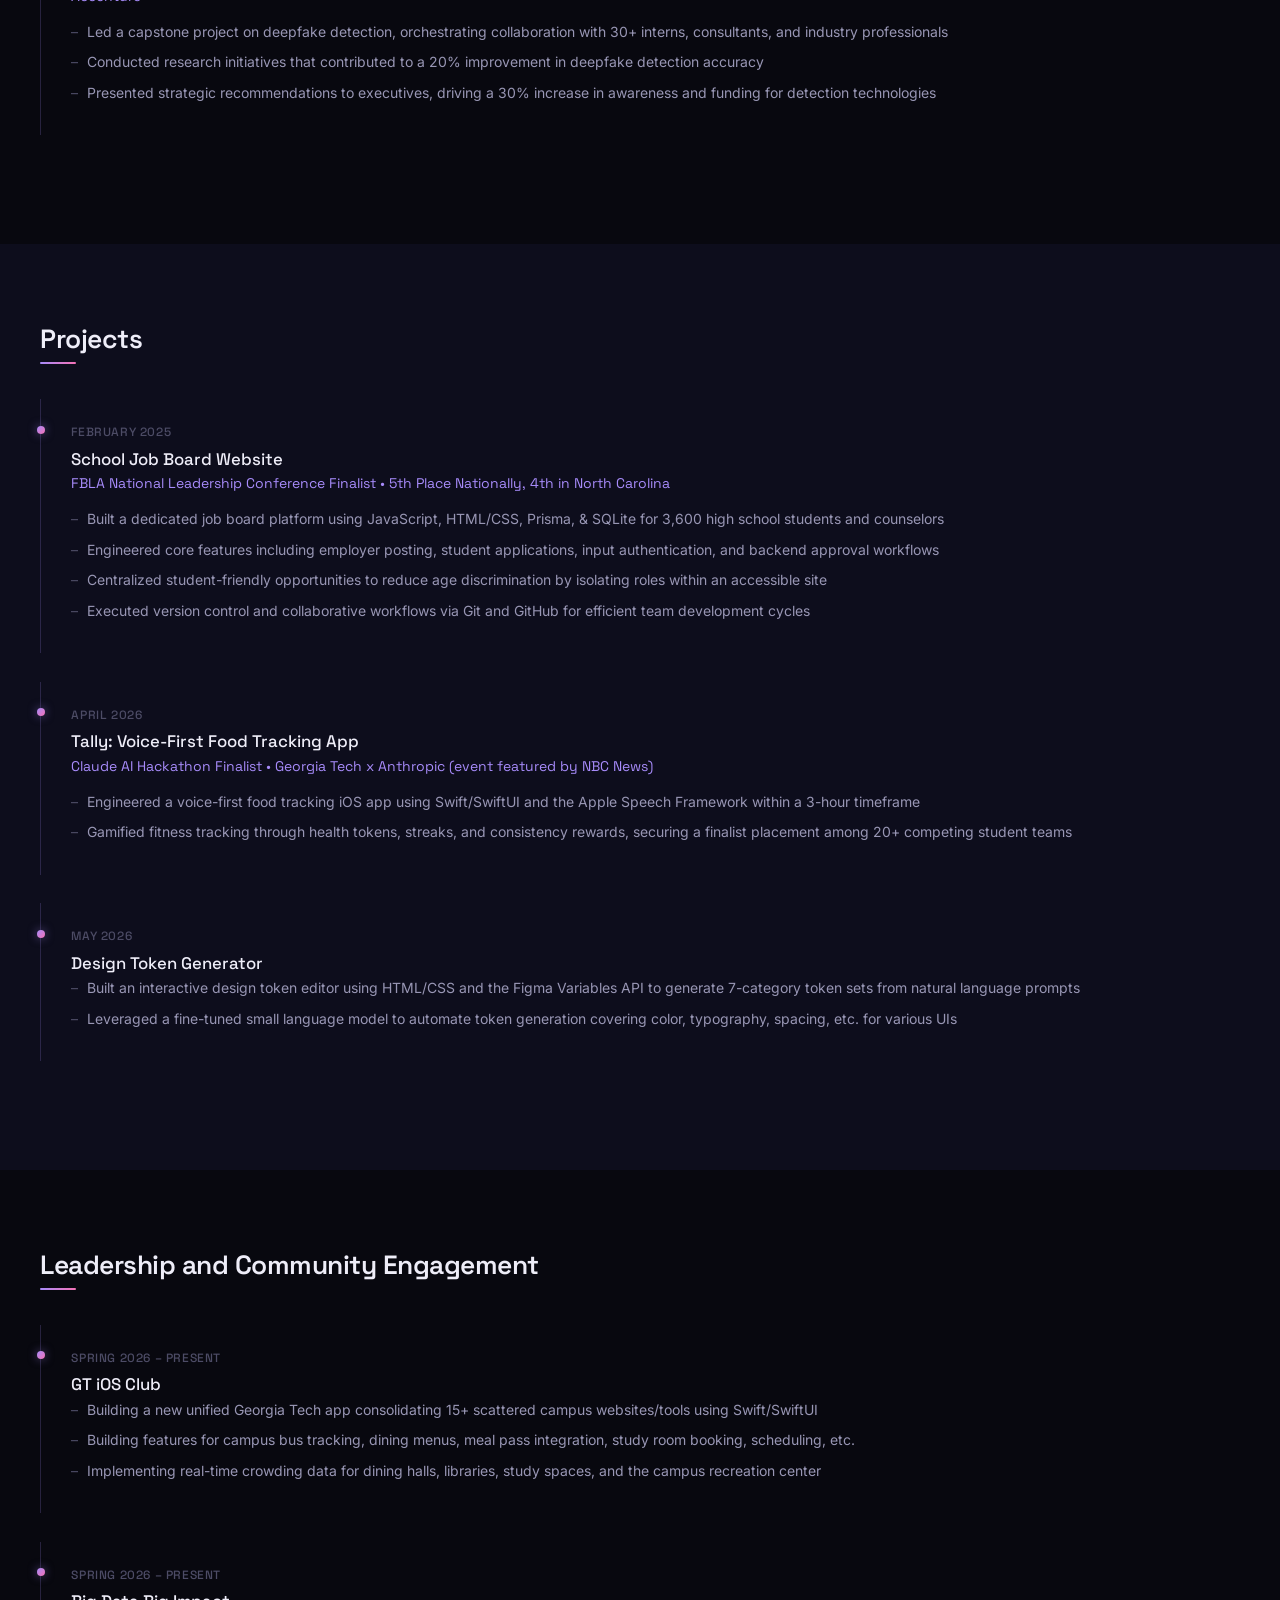
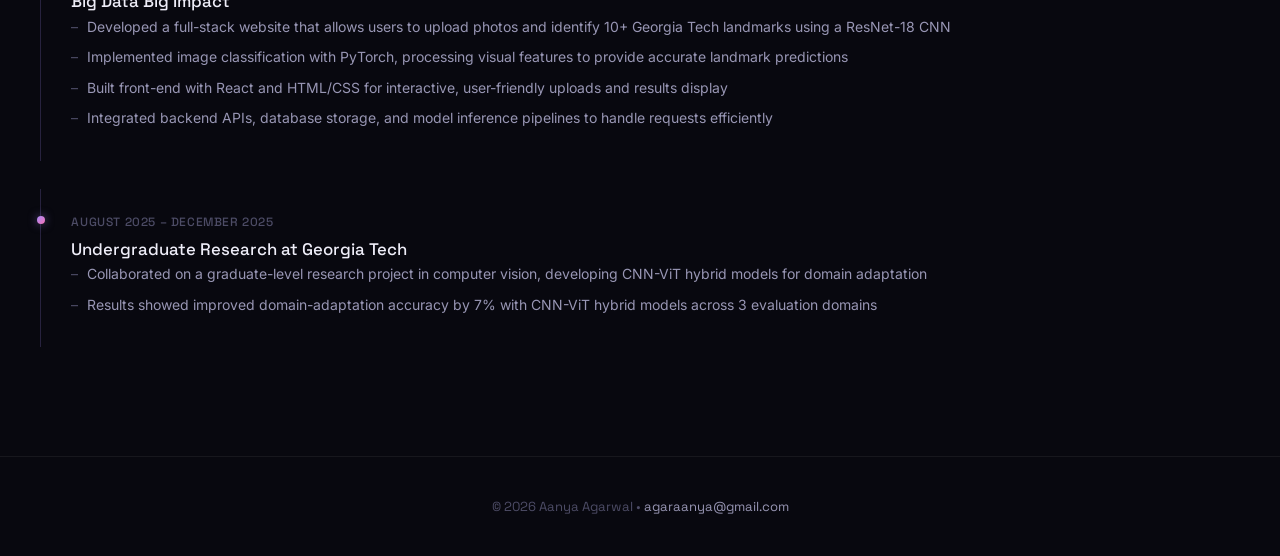
<file: resume.html>
<!DOCTYPE html>
<html lang="en">
<head>
    <meta charset="UTF-8">
    <meta name="viewport" content="width=device-width, initial-scale=1.0">
    <link rel="stylesheet" href="css/style.css">
    <link rel="stylesheet" href="css/utilities.css">
    <link rel="stylesheet" href="https://cdnjs.cloudflare.com/ajax/libs/font-awesome/6.5.1/css/all.min.css">
    <title>Resume | Aanya Agarwal</title>
</head>
<body>

    <nav class="navbar">
        <div class="container flex">
            <h1 class="logo"><a href="index.html">Aanya Agarwal</a></h1>
            <ul>
                <li><a href="index.html">About</a></li>
                <li><a href="resume.html">Resume</a></li>
                <li><a href="projects.html">Projects</a></li>
                <li><a href="contact.html">Contact</a></li>
            </ul>
        </div>
    </nav>

    <section class="showcase" style="padding: 2.5rem 0;">
        <div class="container">
            <h1 style="font-size: 2rem;">Resume</h1>
            <p>Georgia Institute of Technology &bull; BS Computer Science &bull; Expected May 2028</p>
            <div style="margin-top: 1.2rem; display: flex; gap: 0.7rem; justify-content: center; flex-wrap: wrap;">
                <a href="Aanya_Agarwal_Resume.pdf" download class="btn btn-primary">
                    <i class="fa-solid fa-download"></i>&nbsp; Download Resume
                </a>
                <a href="mailto:agaraanya@gmail.com" class="btn btn-light">
                    <i class="fa-solid fa-envelope"></i>&nbsp; agaraanya@gmail.com
                </a>
                <a href="https://linkedin.com/in/agarwal-aanya" target="_blank" class="btn btn-light">
                    <i class="fa-brands fa-linkedin"></i>&nbsp; LinkedIn
                </a>
                <a href="https://github.com/aanya-coding-projects" target="_blank" class="btn btn-light">
                    <i class="fa-brands fa-github"></i>&nbsp; GitHub
                </a>
            </div>
        </div>
    </section>

    <section class="section">
        <div class="container">
            <h2 class="section-title">Education</h2>
            <div class="section-divider"></div>
            <div class="timeline-item">
                <div class="date">Expected May 2028</div>
                <h3>Georgia Institute of Technology</h3>
                <span class="org">Bachelor of Science in Computer Science &bull; Atlanta, GA</span>
                <p style="font-size: 0.875rem; margin-bottom: 0.4rem;">First Year Semester Abroad &bull; Metz, France</p>
                <p style="font-size: 0.875rem;">
                    <strong>Relevant Coursework:</strong> Data Structures and Algorithms, Object-Oriented Programming, Discrete Math, Linear Algebra, Assembly
                </p>
            </div>
        </div>
    </section>

    <section class="section section-alt">
        <div class="container">
            <h2 class="section-title">Skills</h2>
            <div class="section-divider"></div>
            <div class="grid-3">
                <div>
                    <h3 class="skills-heading">Programming Languages</h3>
                    <div class="skill-tags">
                        <span class="skill-tag">Python</span>
                        <span class="skill-tag">Java</span>
                        <span class="skill-tag secondary">TypeScript</span>
                        <span class="skill-tag secondary">JavaScript</span>
                        <span class="skill-tag secondary">SQL</span>
                        <span class="skill-tag secondary">Swift</span>
                        <span class="skill-tag secondary">Assembly</span>
                    </div>
                </div>
                <div>
                    <h3 class="skills-heading">Machine Learning and Data</h3>
                    <div class="skill-tags">
                        <span class="skill-tag">PyTorch</span>
                        <span class="skill-tag">TensorFlow</span>
                        <span class="skill-tag secondary">NumPy</span>
                        <span class="skill-tag secondary">Pandas</span>
                        <span class="skill-tag secondary">MongoDB</span>
                        <span class="skill-tag secondary">SQLite</span>
                        <span class="skill-tag secondary">Prisma ORM</span>
                    </div>
                </div>
                <div>
                    <h3 class="skills-heading">Web and Application Development</h3>
                    <div class="skill-tags">
                        <span class="skill-tag">React</span>
                        <span class="skill-tag secondary">SwiftUI</span>
                        <span class="skill-tag secondary">HTML/CSS</span>
                        <span class="skill-tag secondary">Git</span>
                        <span class="skill-tag secondary">Xcode</span>
                        <span class="skill-tag secondary">Cursor</span>
                    </div>
                </div>
            </div>
        </div>
    </section>

    <section class="section">
        <div class="container">
            <h2 class="section-title">Experience</h2>
            <div class="section-divider"></div>

            <div class="timeline-item">
                <div class="date">May 2026 – Present</div>
                <h3>Software Engineer and Consultant</h3>
                <span class="org">Enertest Solutions LLC</span>
                <ul>
                    <li>Designed, developed, and deployed the company's production website using React and Vercel</li>
                    <li>Architected the website's product catalog, case studies, and built a new quote-request system responsible for 80% of new client leads</li>
                    <li>Supported Python backend testing scripts as an intern on battery test systems for Tesla and Mercedes-Benz USA projects</li>
                </ul>
            </div>

            <div class="timeline-item">
                <div class="date">June 2024 – August 2024</div>
                <h3>L2L Summer Intern</h3>
                <span class="org">Accenture</span>
                <ul>
                    <li>Led a capstone project on deepfake detection, orchestrating collaboration with 30+ interns, consultants, and industry professionals</li>
                    <li>Conducted research initiatives that contributed to a 20% improvement in deepfake detection accuracy</li>
                    <li>Presented strategic recommendations to executives, driving a 30% increase in awareness and funding for detection technologies</li>
                </ul>
            </div>
        </div>
    </section>

    <section class="section section-alt">
        <div class="container">
            <h2 class="section-title">Projects</h2>
            <div class="section-divider"></div>

            <div class="timeline-item">
                <div class="date">February 2025</div>
                <h3>School Job Board Website</h3>
                <span class="org">FBLA National Leadership Conference Finalist &bull; 5th Place Nationally, 4th in North Carolina</span>
                <ul>
                    <li>Built a dedicated job board platform using JavaScript, HTML/CSS, Prisma, &amp; SQLite for 3,600 high school students and counselors</li>
                    <li>Engineered core features including employer posting, student applications, input authentication, and backend approval workflows</li>
                    <li>Centralized student-friendly opportunities to reduce age discrimination by isolating roles within an accessible site</li>
                    <li>Executed version control and collaborative workflows via Git and GitHub for efficient team development cycles</li>
                </ul>
            </div>

            <div class="timeline-item">
                <div class="date">April 2026</div>
                <h3>Tally: Voice-First Food Tracking App</h3>
                <span class="org">Claude AI Hackathon Finalist &bull; Georgia Tech x Anthropic (event featured by NBC News)</span>
                <ul>
                    <li>Engineered a voice-first food tracking iOS app using Swift/SwiftUI and the Apple Speech Framework within a 3-hour timeframe</li>
                    <li>Gamified fitness tracking through health tokens, streaks, and consistency rewards, securing a finalist placement among 20+ competing student teams</li>
                </ul>
            </div>

            <div class="timeline-item">
                <div class="date">May 2026</div>
                <h3>Design Token Generator</h3>
                <ul>
                    <li>Built an interactive design token editor using HTML/CSS and the Figma Variables API to generate 7-category token sets from natural language prompts</li>
                    <li>Leveraged a fine-tuned small language model to automate token generation covering color, typography, spacing, etc. for various UIs</li>
                </ul>
            </div>
        </div>
    </section>

    <section class="section">
        <div class="container">
            <h2 class="section-title">Leadership and Community Engagement</h2>
            <div class="section-divider"></div>

            <div class="timeline-item">
                <div class="date">Spring 2026 – Present</div>
                <h3>GT iOS Club</h3>
                <ul>
                    <li>Building a new unified Georgia Tech app consolidating 15+ scattered campus websites/tools using Swift/SwiftUI</li>
                    <li>Building features for campus bus tracking, dining menus, meal pass integration, study room booking, scheduling, etc.</li>
                    <li>Implementing real-time crowding data for dining halls, libraries, study spaces, and the campus recreation center</li>
                </ul>
            </div>

            <div class="timeline-item">
                <div class="date">Spring 2026 – Present</div>
                <h3>Big Data Big Impact</h3>
                <ul>
                    <li>Developed a full-stack website that allows users to upload photos and identify 10+ Georgia Tech landmarks using a ResNet-18 CNN</li>
                    <li>Implemented image classification with PyTorch, processing visual features to provide accurate landmark predictions</li>
                    <li>Built front-end with React and HTML/CSS for interactive, user-friendly uploads and results display</li>
                    <li>Integrated backend APIs, database storage, and model inference pipelines to handle requests efficiently</li>
                </ul>
            </div>

            <div class="timeline-item">
                <div class="date">August 2025 – December 2025</div>
                <h3>Undergraduate Research at Georgia Tech</h3>
                <ul>
                    <li>Collaborated on a graduate-level research project in computer vision, developing CNN-ViT hybrid models for domain adaptation</li>
                    <li>Results showed improved domain-adaptation accuracy by 7% with CNN-ViT hybrid models across 3 evaluation domains</li>
                </ul>
            </div>
        </div>
    </section>

    <footer>
        <p>&copy; 2026 Aanya Agarwal &bull; <a href="mailto:agaraanya@gmail.com">agaraanya@gmail.com</a></p>
    </footer>

    <script>
        const _t = document.querySelectorAll('.timeline-item, .section-title, .section-divider, .skill-tags');
        const _io = new IntersectionObserver(entries => {
            entries.forEach(e => { if (e.isIntersecting) { e.target.classList.add('visible'); _io.unobserve(e.target); } });
        }, { threshold: 0.08 });
        _t.forEach(el => { el.classList.add('reveal'); _io.observe(el); });
    </script>

</body>
</html>
</file>
<file: css/style.css>
@import url('https://fonts.googleapis.com/css2?family=Space+Grotesk:wght@300;400;500;600;700&family=Inter:ital,wght@0,300;0,400;0,500;1,400&display=swap');

/* ============================================
   DESIGN TOKENS
   ============================================ */
:root {
  --bg:      #08080f;
  --bg-2:    #0d0d1c;
  --bg-3:    #111124;
  --card:    rgba(255, 255, 255, 0.025);

  --violet:  #a78bfa;
  --rose:    #f472b6;
  --amber:   #fbbf24;

  --text:    #eeedf8;
  --text-2:  #9896b4;
  --text-3:  #4d4c66;

  --border:  rgba(255, 255, 255, 0.06);
  --border-v: rgba(167, 139, 250, 0.2);

  --r-sm:    7px;
  --r-md:    12px;
  --r-lg:    20px;
}

/* ============================================
   RESET & BASE
   ============================================ */
*, *::before, *::after {
  box-sizing: border-box;
  margin: 0;
  padding: 0;
}

body {
  font-family: 'Inter', sans-serif;
  background: var(--bg);
  color: var(--text);
  line-height: 1.65;
  -webkit-font-smoothing: antialiased;
}

a { text-decoration: none; color: inherit; }
ul { list-style: none; }

h1, h2, h3, h4 {
  font-family: 'Space Grotesk', sans-serif;
  font-weight: 500;
  line-height: 1.2;
  margin: 0;
}

p { margin: 10px 0; }
img { width: 100%; }

/* ============================================
   NAVBAR
   ============================================ */
.navbar {
  position: sticky;
  top: 0;
  z-index: 100;
  padding: 0.85rem 0;
  background: rgba(8, 8, 15, 0.8);
  backdrop-filter: blur(20px);
  -webkit-backdrop-filter: blur(20px);
  border-bottom: 1px solid var(--border);
}

.navbar ul { display: flex; gap: 0.15rem; }

.navbar .logo a {
  font-family: 'Space Grotesk', sans-serif;
  font-weight: 600;
  font-size: 1.05rem;
  color: var(--text);
  letter-spacing: -0.2px;
}

.navbar a {
  padding: 0.42rem 0.85rem;
  color: var(--text-2);
  font-size: 0.88rem;
  font-family: 'Space Grotesk', sans-serif;
  font-weight: 400;
  transition: color 0.2s, background 0.2s;
  border-radius: var(--r-sm);
}

.navbar ul a:hover {
  color: var(--text);
  background: rgba(255, 255, 255, 0.06);
}

.navbar .flex { justify-content: space-between; align-items: center; }

/* ============================================
   HERO / SHOWCASE
   ============================================ */
@keyframes pulse-orb {
  0%, 100% { opacity: 0.6; transform: translateX(-50%) scale(1); }
  50%       { opacity: 1;   transform: translateX(-50%) scale(1.08); }
}

.showcase {
  position: relative;
  background: var(--bg);
  padding: 5.5rem 0 6rem;
  text-align: center;
  overflow: hidden;
}

/* dot-grid layer */
.showcase::before {
  content: '';
  position: absolute;
  inset: 0;
  background-image: radial-gradient(circle, rgba(167, 139, 250, 0.28) 1px, transparent 1px);
  background-size: 28px 28px;
  pointer-events: none;
}

/* ambient glow */
.showcase::after {
  content: '';
  position: absolute;
  top: -10%;
  left: 50%;
  transform: translateX(-50%);
  width: 680px;
  height: 500px;
  background: radial-gradient(ellipse at center,
    rgba(167, 139, 250, 0.07) 0%,
    rgba(244, 114, 182, 0.04) 45%,
    transparent 70%);
  animation: pulse-orb 7s ease-in-out infinite;
  pointer-events: none;
}

.showcase > .container { position: relative; z-index: 1; }

.showcase h1 {
  font-family: 'Space Grotesk', sans-serif;
  font-size: 3.8rem;
  font-weight: 700;
  letter-spacing: -2px;
  background: linear-gradient(130deg, #e0defc 0%, #a78bfa 42%, #f472b6 100%);
  -webkit-background-clip: text;
  -webkit-text-fill-color: transparent;
  background-clip: text;
  margin-bottom: 0.5rem;
}

.showcase h2 {
  font-family: 'Space Grotesk', sans-serif;
  font-size: 1rem;
  font-weight: 400;
  color: var(--text-2);
  margin-bottom: 0.9rem;
  letter-spacing: 0.3px;
}

.showcase p {
  color: var(--text-2);
  max-width: 560px;
  margin: 0.5rem auto 1.7rem;
  font-size: 0.96rem;
  line-height: 1.8;
}

/* Avatar photo */
.avatar-photo {
  width: 116px;
  height: 116px;
  border-radius: 50%;
  object-fit: cover;
  object-position: center 20%;
  margin: 0 auto 1.8rem;
  display: block;
  border: 2px solid var(--border-v);
  box-shadow:
    0 0 0 5px rgba(167, 139, 250, 0.06),
    0 8px 40px rgba(0, 0, 0, 0.55);
}

.avatar {
  width: 110px;
  height: 110px;
  border-radius: 50%;
  background: rgba(167, 139, 250, 0.08);
  border: 2px solid var(--border-v);
  display: flex;
  align-items: center;
  justify-content: center;
  font-size: 2rem;
  font-weight: 600;
  color: var(--violet);
  margin: 0 auto 1.8rem;
  letter-spacing: 2px;
}

/* ============================================
   SOCIALS
   ============================================ */
.socials {
  display: flex;
  justify-content: center;
  gap: 0.7rem;
  margin-top: 1rem;
}

.socials a {
  display: inline-flex;
  align-items: center;
  justify-content: center;
  width: 40px;
  height: 40px;
  border-radius: 50%;
  background: rgba(255, 255, 255, 0.04);
  color: var(--text-2);
  font-size: 1rem;
  border: 1px solid var(--border);
  transition: all 0.22s;
}

.socials a:hover {
  background: rgba(167, 139, 250, 0.1);
  border-color: var(--border-v);
  color: var(--violet);
  transform: translateY(-2px);
}

/* ============================================
   BUTTONS
   ============================================ */
.btn {
  display: inline-flex;
  align-items: center;
  gap: 0.4rem;
  padding: 0.6rem 1.5rem;
  border-radius: var(--r-sm);
  font-family: 'Space Grotesk', sans-serif;
  font-size: 0.88rem;
  font-weight: 500;
  cursor: pointer;
  transition: all 0.22s;
  border: none;
  letter-spacing: 0.2px;
}

.btn-primary {
  background: linear-gradient(135deg, #7c5ce8, #c44d9e);
  color: #fff;
  box-shadow: 0 2px 18px rgba(124, 92, 232, 0.28);
}

.btn-primary:hover {
  transform: translateY(-1px);
  box-shadow: 0 5px 26px rgba(124, 92, 232, 0.44);
  color: #fff;
}

.btn-light {
  background: rgba(255, 255, 255, 0.07);
  color: var(--text);
  border: 1px solid var(--border);
}

.btn-light:hover {
  background: rgba(255, 255, 255, 0.12);
  border-color: rgba(255, 255, 255, 0.14);
  color: var(--text);
}

.btn-outline {
  background: transparent;
  color: var(--violet);
  border: 1px solid var(--border-v);
}

.btn-outline:hover {
  background: rgba(167, 139, 250, 0.1);
  color: var(--violet);
}

/* ============================================
   SECTIONS
   ============================================ */
.section {
  padding: 5rem 0;
  background: var(--bg);
}

.section-alt { background: var(--bg-2); }

.section-title {
  font-family: 'Space Grotesk', sans-serif;
  font-size: 1.65rem;
  font-weight: 600;
  color: var(--text);
  letter-spacing: -0.5px;
  margin-bottom: 0.4rem;
}

.section-divider {
  width: 36px;
  height: 2px;
  background: linear-gradient(90deg, var(--violet), var(--rose));
  margin: 0 0 2.2rem;
  border-radius: 2px;
}

/* ============================================
   GRIDS
   ============================================ */
.grid {
  display: grid;
  grid-template-columns: repeat(auto-fit, minmax(290px, 1fr));
  gap: 1.3rem;
  align-items: start;
}

.grid-2 {
  display: grid;
  grid-template-columns: 1fr 1fr;
  gap: 3.5rem;
  align-items: start;
}

.grid-3 {
  display: grid;
  grid-template-columns: repeat(3, 1fr);
  gap: 2rem;
  align-items: start;
}

/* ============================================
   PROJECT CARDS
   ============================================ */
.project-card {
  background: var(--card);
  border: 1px solid var(--border);
  border-radius: var(--r-md);
  padding: 1.5rem;
  transition: border-color 0.25s, box-shadow 0.25s, transform 0.25s;
  display: flex;
  flex-direction: column;
  position: relative;
  overflow: hidden;
}

/* top shimmer line on hover */
.project-card::before {
  content: '';
  position: absolute;
  top: 0; left: 0; right: 0;
  height: 1px;
  background: linear-gradient(90deg,
    transparent 0%,
    rgba(167, 139, 250, 0.45) 40%,
    rgba(244, 114, 182, 0.4) 70%,
    transparent 100%);
  opacity: 0;
  transition: opacity 0.25s;
}

.project-card:hover {
  border-color: var(--border-v);
  box-shadow: 0 6px 36px rgba(0, 0, 0, 0.45), 0 0 0 1px rgba(167, 139, 250, 0.1);
  transform: translateY(-3px);
}

.project-card:hover::before { opacity: 1; }

.project-card h3 {
  font-family: 'Space Grotesk', sans-serif;
  font-size: 1.01rem;
  color: var(--text);
  margin-bottom: 0.5rem;
  font-weight: 500;
}

.project-card > p {
  color: var(--text-2);
  font-size: 0.875rem;
  flex-grow: 1;
  margin-bottom: 1rem;
  line-height: 1.78;
}

.tech-tags {
  display: flex;
  flex-wrap: wrap;
  gap: 0.4rem;
  margin-bottom: 1rem;
}

.tech-tag {
  background: rgba(167, 139, 250, 0.08);
  color: var(--violet);
  font-size: 0.71rem;
  padding: 0.2rem 0.6rem;
  border-radius: 20px;
  font-family: 'Space Grotesk', sans-serif;
  font-weight: 500;
  border: 1px solid rgba(167, 139, 250, 0.15);
  letter-spacing: 0.2px;
}

.project-links {
  display: flex;
  gap: 1rem;
  margin-top: auto;
}

.project-links a {
  color: var(--text-2);
  font-size: 0.83rem;
  display: flex;
  align-items: center;
  gap: 0.3rem;
  transition: color 0.2s;
  font-family: 'Space Grotesk', sans-serif;
  font-weight: 500;
}

.project-links a:hover { color: var(--violet); }

/* ============================================
   TIMELINE
   ============================================ */
.timeline-item {
  padding: 1.5rem 1.5rem 1.5rem 1.9rem;
  border-left: 1px solid var(--border-v);
  margin-bottom: 1.8rem;
  position: relative;
}

.timeline-item::before {
  content: '';
  position: absolute;
  left: -4px;
  top: 1.65rem;
  width: 8px;
  height: 8px;
  border-radius: 50%;
  background: linear-gradient(135deg, var(--violet), var(--rose));
  box-shadow: 0 0 10px rgba(167, 139, 250, 0.5);
}

.timeline-item .date {
  font-size: 0.75rem;
  color: var(--text-3);
  margin-bottom: 0.35rem;
  font-family: 'Space Grotesk', sans-serif;
  font-weight: 500;
  letter-spacing: 0.6px;
  text-transform: uppercase;
}

.timeline-item h3 {
  font-family: 'Space Grotesk', sans-serif;
  color: var(--text);
  font-size: 1.05rem;
  font-weight: 500;
  margin-bottom: 0.2rem;
}

.timeline-item .org {
  color: var(--violet);
  font-style: normal;
  font-size: 0.875rem;
  margin-bottom: 0.75rem;
  display: block;
  font-family: 'Space Grotesk', sans-serif;
}

.timeline-item ul {
  list-style: none;
  padding-left: 0;
  color: var(--text-2);
  font-size: 0.875rem;
}

.timeline-item ul li {
  margin-bottom: 0.4rem;
  line-height: 1.72;
  padding-left: 1rem;
  position: relative;
}

.timeline-item ul li::before {
  content: '–';
  position: absolute;
  left: 0;
  color: var(--text-3);
}

.timeline-item p {
  color: var(--text-2);
  font-size: 0.875rem;
  line-height: 1.72;
  margin: 0;
}

/* ============================================
   SKILLS
   ============================================ */
.skill-tags {
  display: flex;
  flex-wrap: wrap;
  gap: 0.5rem;
}

.skill-tag {
  background: rgba(167, 139, 250, 0.09);
  color: var(--violet);
  padding: 0.3rem 0.88rem;
  border-radius: 20px;
  font-size: 0.82rem;
  border: 1px solid rgba(167, 139, 250, 0.18);
  font-family: 'Space Grotesk', sans-serif;
  font-weight: 500;
  transition: background 0.2s;
}

.skill-tag:hover { background: rgba(167, 139, 250, 0.16); }

.skill-tag.secondary {
  background: rgba(255, 255, 255, 0.04);
  color: var(--text-2);
  border: 1px solid var(--border);
}

.skill-tag.secondary:hover { background: rgba(255, 255, 255, 0.08); }

/* ============================================
   CATEGORY LABEL
   ============================================ */
.category-label {
  font-size: 0.69rem;
  text-transform: uppercase;
  letter-spacing: 1px;
  color: var(--text-3);
  margin-bottom: 0.4rem;
  font-family: 'Space Grotesk', sans-serif;
  font-weight: 500;
}

/* ============================================
   BADGES
   ============================================ */
.badge {
  display: inline-block;
  font-size: 0.67rem;
  padding: 0.15rem 0.65rem;
  border-radius: 20px;
  font-family: 'Space Grotesk', sans-serif;
  font-weight: 500;
  letter-spacing: 0.3px;
  vertical-align: middle;
}

.badge.achievement {
  background: rgba(251, 191, 36, 0.1);
  color: #f5a623;
  border: 1px solid rgba(251, 191, 36, 0.22);
}

.badge.in-progress {
  background: rgba(167, 139, 250, 0.1);
  color: var(--violet);
  border: 1px solid rgba(167, 139, 250, 0.22);
}

/* ============================================
   CONTACT
   ============================================ */
.contact-info-item {
  display: flex;
  align-items: flex-start;
  gap: 1rem;
  margin-bottom: 1.3rem;
  color: var(--text-2);
}

.contact-icon {
  min-width: 36px;
  height: 36px;
  background: rgba(167, 139, 250, 0.08);
  color: var(--violet);
  border-radius: 50%;
  display: flex;
  align-items: center;
  justify-content: center;
  font-size: 0.9rem;
  flex-shrink: 0;
  border: 1px solid rgba(167, 139, 250, 0.16);
}

.contact-info-item a {
  color: var(--violet);
}

.contact-info-item a:hover { text-decoration: underline; }

.currently-box {
  margin-top: 2rem;
  padding: 1.4rem 1.5rem;
  background: rgba(167, 139, 250, 0.06);
  border-radius: var(--r-md);
  border: 1px solid var(--border-v);
}

.currently-box h3 {
  color: var(--text);
  font-size: 0.92rem;
  margin-bottom: 0.4rem;
}

.currently-box p {
  font-size: 0.875rem;
  color: var(--text-2);
  margin: 0;
  line-height: 1.72;
}

/* ============================================
   FORM
   ============================================ */
.form-group { margin-bottom: 1.2rem; }

.form-group label {
  display: block;
  margin-bottom: 0.38rem;
  font-size: 0.84rem;
  color: var(--text-2);
  font-family: 'Space Grotesk', sans-serif;
  font-weight: 500;
}

.form-group input,
.form-group textarea {
  width: 100%;
  padding: 0.68rem 1rem;
  border: 1px solid var(--border);
  border-radius: var(--r-sm);
  font-family: 'Inter', sans-serif;
  font-size: 0.9rem;
  color: var(--text);
  background: rgba(255, 255, 255, 0.03);
  transition: border-color 0.2s, box-shadow 0.2s;
}

.form-group input::placeholder,
.form-group textarea::placeholder { color: var(--text-3); }

.form-group input:focus,
.form-group textarea:focus {
  outline: none;
  border-color: var(--border-v);
  background: rgba(167, 139, 250, 0.04);
  box-shadow: 0 0 0 3px rgba(167, 139, 250, 0.08);
}

.form-group textarea {
  min-height: 150px;
  resize: vertical;
}

/* ============================================
   ABOUT TEXT
   ============================================ */
.about-text p {
  color: var(--text-2);
  font-size: 0.93rem;
  margin-bottom: 1rem;
  line-height: 1.88;
}

.about-text strong {
  color: var(--text);
  font-weight: 500;
}

/* skills heading in about section */
.skills-heading {
  color: var(--text);
  margin-bottom: 1rem;
  font-size: 0.95rem;
  font-weight: 500;
  font-family: 'Space Grotesk', sans-serif;
}

/* ============================================
   FOOTER
   ============================================ */
footer {
  background: var(--bg);
  border-top: 1px solid var(--border);
  color: var(--text-3);
  text-align: center;
  padding: 1.8rem;
  font-size: 0.82rem;
  font-family: 'Space Grotesk', sans-serif;
}

footer a { color: var(--text-2); transition: color 0.2s; }
footer a:hover { color: var(--violet); }

/* ============================================
   SCROLL REVEAL
   ============================================ */
.reveal {
  opacity: 0;
  transform: translateY(18px);
  transition: opacity 0.55s ease, transform 0.55s ease;
}

.reveal.visible {
  opacity: 1;
  transform: translateY(0);
}

/* ============================================
   RESPONSIVE
   ============================================ */
@media (max-width: 900px) {
  .grid-3 { grid-template-columns: 1fr 1fr; }
}

@media (max-width: 640px) {
  .grid-2, .grid-3 { grid-template-columns: 1fr; }

  .showcase h1 {
    font-size: 2.5rem;
    letter-spacing: -1px;
  }

  .showcase { padding: 3.5rem 0 4rem; }

  .navbar .flex {
    flex-direction: column;
    gap: 0.4rem;
    text-align: center;
  }

  .navbar ul {
    flex-wrap: wrap;
    justify-content: center;
  }
}
</file>
<file: css/utilities.css>
.container {
    max-width: 1300px;
    margin: 0 auto;
    overflow: auto;
    padding: 0 40px;
}  

.flex {
    display: flex;
    justify-content: center;
    align-items: center;
    height: 100%;
}

.card {
    background: rgba(255, 255, 255, 0.03);
    color: #eeedf8;
    border-radius: 12px;
    border: 1px solid rgba(255, 255, 255, 0.06);
    box-shadow: 0 4px 20px rgba(0, 0, 0, 0.35);
    padding: 20px;
    margin: 10px;
}

/* Margin */
.my-1 {
    margin: 1rem 0;
}
  
.my-2 {
    margin: 1.5rem 0;
}
  
.my-3 {
    margin: 2rem 0;
}
  
.my-4 {
    margin: 3rem 0;
}
  
.my-5 {
    margin: 4rem 0;
}
  
.m-1 {
    margin: 1rem;
}
  
.m-2 {
    margin: 1.5rem;
}
  
.m-3 {
    margin: 2rem;
}
  
.m-4 {
    margin: 3rem;
}
  
.m-5 {
    margin: 4rem;
}
  
/* Padding */
.py-1 {
    padding: 1rem 0;
}
  
.py-2 {
    padding: 1.5rem 0;
}
  
.py-3 {
    padding: 2rem 0;
}
  
.py-4 {
    padding: 3rem 0;
}
  
.py-5 {
    padding: 4rem 0;
}
  
.p-1 {
    padding: 1rem;
}
  
.p-2 {
    padding: 1.5rem;
}
  
.p-3 {
    padding: 2rem;
}
  
.p-4 {
    padding: 3rem;
}
  
.p-5 {
    padding: 4rem;
}
</file>
